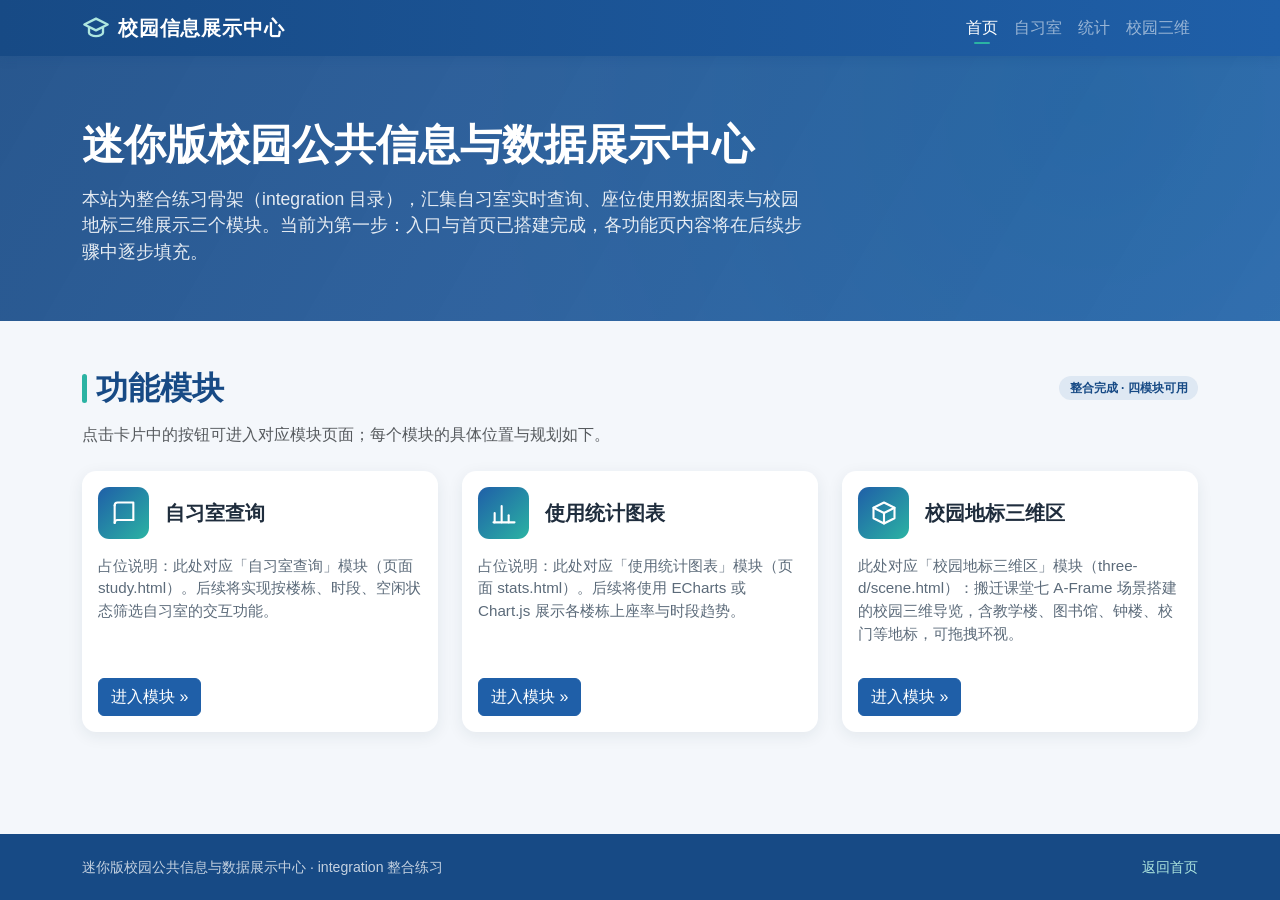
<file: integration/index.html>
<!DOCTYPE html>
<html lang="zh-CN">
<head>
  <meta charset="UTF-8">
  <meta name="viewport" content="width=device-width, initial-scale=1.0">
  <title>首页 - 校园公共信息与数据展示中心</title>
  <link rel="stylesheet" href="lib/bootstrap/css/bootstrap.min.css">
  <link rel="stylesheet" href="css/style.css">
</head>
<body>

  <!-- ============ 统一导航栏（四个模块入口） ============ -->
  <nav class="navbar navbar-expand-lg campus-navbar sticky-top" data-bs-theme="dark">
    <div class="container">
      <a class="navbar-brand d-flex align-items-center gap-2" href="index.html">
        <svg class="brand-logo" width="28" height="28" viewBox="0 0 24 24" fill="none" stroke="currentColor" stroke-width="2" stroke-linecap="round" stroke-linejoin="round" aria-hidden="true">
          <path d="M22 9 12 4 2 9l10 5 10-5Z"></path>
          <path d="M6 11.5V16c0 1.2 2.7 3 6 3s6-1.8 6-3v-4.5"></path>
        </svg>
        <span>校园信息展示中心</span>
      </a>
      <button class="navbar-toggler" type="button" data-bs-toggle="collapse" data-bs-target="#mainNav"
              aria-controls="mainNav" aria-expanded="false" aria-label="切换导航">
        <span class="navbar-toggler-icon"></span>
      </button>
      <div class="collapse navbar-collapse" id="mainNav">
        <ul class="navbar-nav ms-auto mb-2 mb-lg-0">
          <li class="nav-item">
            <a class="nav-link active" aria-current="page" href="index.html">首页</a>
          </li>
          <li class="nav-item">
            <a class="nav-link" href="study.html">自习室</a>
          </li>
          <li class="nav-item">
            <a class="nav-link" href="stats.html">统计</a>
          </li>
          <li class="nav-item">
            <a class="nav-link" href="three-d/scene.html">校园三维</a>
          </li>
        </ul>
      </div>
    </div>
  </nav>

  <!-- ============ 横幅 ============ -->
  <header class="campus-hero">
    <div class="container">
      <h1>迷你版校园公共信息与数据展示中心</h1>
      <p>本站为整合练习骨架（integration 目录），汇集自习室实时查询、座位使用数据图表与校园地标三维展示三个模块。当前为第一步：入口与首页已搭建完成，各功能页内容将在后续步骤中逐步填充。</p>
    </div>
  </header>

  <!-- ============ 首页模块卡片区块 ============ -->
  <main class="container my-5">
    <section>
      <div class="d-flex flex-wrap align-items-center justify-content-between gap-2 mb-3">
        <h2 class="section-title mb-0">功能模块</h2>
        <span class="tag-skeleton">整合完成 · 四模块可用</span>
      </div>
      <p class="text-muted mb-4">点击卡片中的按钮可进入对应模块页面；每个模块的具体位置与规划如下。</p>

      <div class="row g-4">

        <!-- 卡片 1：自习室查询 -->
        <div class="col-12 col-md-6 col-lg-4">
          <div class="card module-card">
            <div class="card-body d-flex flex-column">
              <div class="d-flex align-items-center gap-3 mb-3">
                <span class="module-icon">
                  <svg width="28" height="28" viewBox="0 0 24 24" fill="none" stroke="currentColor" stroke-width="1.8" stroke-linecap="round" stroke-linejoin="round" aria-hidden="true">
                    <path d="M4 5.5A2.5 2.5 0 0 1 6.5 3H20v15H6.5A2.5 2.5 0 0 0 4 20.5"></path>
                    <path d="M4 5.5v15"></path>
                    <path d="M20 18H6.5"></path>
                  </svg>
                </span>
                <h3 class="card-title h5 mb-0">自习室查询</h3>
              </div>
              <p class="card-text flex-grow-1">占位说明：此处对应「自习室查询」模块（页面 study.html）。后续将实现按楼栋、时段、空闲状态筛选自习室的交互功能。</p>
              <a class="btn btn-campus mt-3 align-self-start" href="study.html">进入模块 &raquo;</a>
            </div>
          </div>
        </div>

        <!-- 卡片 2：使用统计图表 -->
        <div class="col-12 col-md-6 col-lg-4">
          <div class="card module-card">
            <div class="card-body d-flex flex-column">
              <div class="d-flex align-items-center gap-3 mb-3">
                <span class="module-icon">
                  <svg width="28" height="28" viewBox="0 0 24 24" fill="none" stroke="currentColor" stroke-width="1.8" stroke-linecap="round" stroke-linejoin="round" aria-hidden="true">
                    <path d="M4 20v-8"></path>
                    <path d="M10 20V6"></path>
                    <path class="bar" d="M16 20v-6"></path>
                    <path d="M21 20H3"></path>
                  </svg>
                </span>
                <h3 class="card-title h5 mb-0">使用统计图表</h3>
              </div>
              <p class="card-text flex-grow-1">占位说明：此处对应「使用统计图表」模块（页面 stats.html）。后续将使用 ECharts 或 Chart.js 展示各楼栋上座率与时段趋势。</p>
              <a class="btn btn-campus mt-3 align-self-start" href="stats.html">进入模块 &raquo;</a>
            </div>
          </div>
        </div>

        <!-- 卡片 3：校园地标三维区 -->
        <div class="col-12 col-md-6 col-lg-4">
          <div class="card module-card">
            <div class="card-body d-flex flex-column">
              <div class="d-flex align-items-center gap-3 mb-3">
                <span class="module-icon">
                  <svg width="28" height="28" viewBox="0 0 24 24" fill="none" stroke="currentColor" stroke-width="1.8" stroke-linecap="round" stroke-linejoin="round" aria-hidden="true">
                    <path d="M12 3 21 7.5v9L12 21 3 16.5v-9L12 3Z"></path>
                    <path d="M3 7.5 12 12l9-4.5"></path>
                    <path d="M12 12v9"></path>
                  </svg>
                </span>
                <h3 class="card-title h5 mb-0">校园地标三维区</h3>
              </div>
              <p class="card-text flex-grow-1">此处对应「校园地标三维区」模块（three-d/scene.html）：搬迁课堂七 A-Frame 场景搭建的校园三维导览，含教学楼、图书馆、钟楼、校门等地标，可拖拽环视。</p>
              <a class="btn btn-campus mt-3 align-self-start" href="three-d/scene.html">进入模块 &raquo;</a>
            </div>
          </div>
        </div>

      </div>
    </section>
  </main>

  <!-- ============ 页脚 ============ -->
  <footer class="campus-footer">
    <div class="container d-flex flex-wrap justify-content-between gap-2">
      <span>迷你版校园公共信息与数据展示中心 · integration 整合练习</span>
      <a href="index.html">返回首页</a>
    </div>
  </footer>

  <script src="lib/bootstrap/js/bootstrap.bundle.min.js"></script>
</body>
</html>
</file>
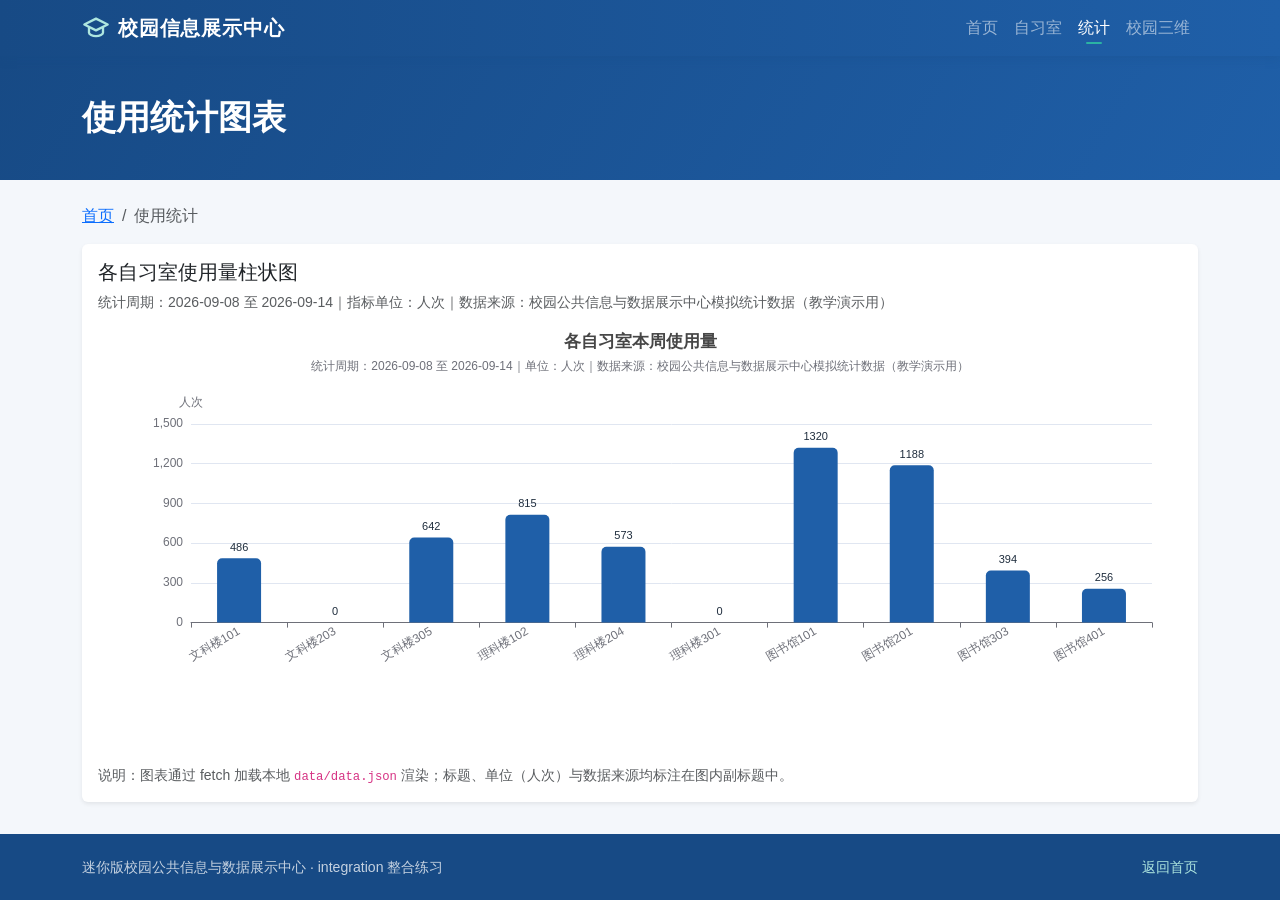
<file: integration/stats.html>
<!DOCTYPE html>
<html lang="zh-CN">
<head>
  <meta charset="UTF-8">
  <meta name="viewport" content="width=device-width, initial-scale=1.0">
  <title>使用统计 - 校园公共信息与数据展示中心</title>
  <link rel="stylesheet" href="lib/bootstrap/css/bootstrap.min.css">
  <link rel="stylesheet" href="css/style.css">
</head>
<body>

  <!-- ============ 统一导航栏（四个模块入口） ============ -->
  <nav class="navbar navbar-expand-lg campus-navbar sticky-top" data-bs-theme="dark">
    <div class="container">
      <a class="navbar-brand d-flex align-items-center gap-2" href="index.html">
        <svg class="brand-logo" width="28" height="28" viewBox="0 0 24 24" fill="none" stroke="currentColor" stroke-width="2" stroke-linecap="round" stroke-linejoin="round" aria-hidden="true">
          <path d="M22 9 12 4 2 9l10 5 10-5Z"></path>
          <path d="M6 11.5V16c0 1.2 2.7 3 6 3s6-1.8 6-3v-4.5"></path>
        </svg>
        <span>校园信息展示中心</span>
      </a>
      <button class="navbar-toggler" type="button" data-bs-toggle="collapse" data-bs-target="#mainNav"
              aria-controls="mainNav" aria-expanded="false" aria-label="切换导航">
        <span class="navbar-toggler-icon"></span>
      </button>
      <div class="collapse navbar-collapse" id="mainNav">
        <ul class="navbar-nav ms-auto mb-2 mb-lg-0">
          <li class="nav-item">
            <a class="nav-link" href="index.html">首页</a>
          </li>
          <li class="nav-item">
            <a class="nav-link" href="study.html">自习室</a>
          </li>
          <li class="nav-item">
            <a class="nav-link active" aria-current="page" href="stats.html">统计</a>
          </li>
          <li class="nav-item">
            <a class="nav-link" href="three-d/scene.html">校园三维</a>
          </li>
        </ul>
      </div>
    </div>
  </nav>

  <!-- ============ 页面标题 ============ -->
  <header class="page-banner">
    <div class="container">
      <h1>使用统计图表</h1>
    </div>
  </header>

  <main class="container my-4">
    <nav aria-label="breadcrumb">
      <ol class="breadcrumb">
        <li class="breadcrumb-item"><a href="index.html">首页</a></li>
        <li class="breadcrumb-item active" aria-current="page">使用统计</li>
      </ol>
    </nav>

    <!-- 状态提示：加载中 / 加载失败 / 空数据（复用课堂六状态模式） -->
    <div id="chartStatus" class="alert d-none" role="alert"></div>

    <!-- ============ 各自习室使用量柱状图 ============ -->
    <section class="card border-0 shadow-sm">
      <div class="card-body">
        <h2 class="h5">各自习室使用量柱状图</h2>
        <p class="text-muted small mb-3" id="metaNote">正在读取 data.json…</p>
        <div id="usageChart" class="chart-box" style="height: 420px;"></div>
        <p class="text-muted small mt-3 mb-0">
          说明：图表通过 fetch 加载本地 <code>data/data.json</code> 渲染；标题、单位（人次）与数据来源均标注在图内副标题中。
        </p>
      </div>
    </section>
  </main>

  <!-- ============ 页脚 ============ -->
  <footer class="campus-footer">
    <div class="container d-flex flex-wrap justify-content-between gap-2">
      <span>迷你版校园公共信息与数据展示中心 · integration 整合练习</span>
      <a href="index.html">返回首页</a>
    </div>
  </footer>

  <script src="lib/bootstrap/js/bootstrap.bundle.min.js"></script>
  <script src="lib/echarts/echarts.min.js"></script>
  <script src="js/stats.js"></script>
</body>
</html>
</file>
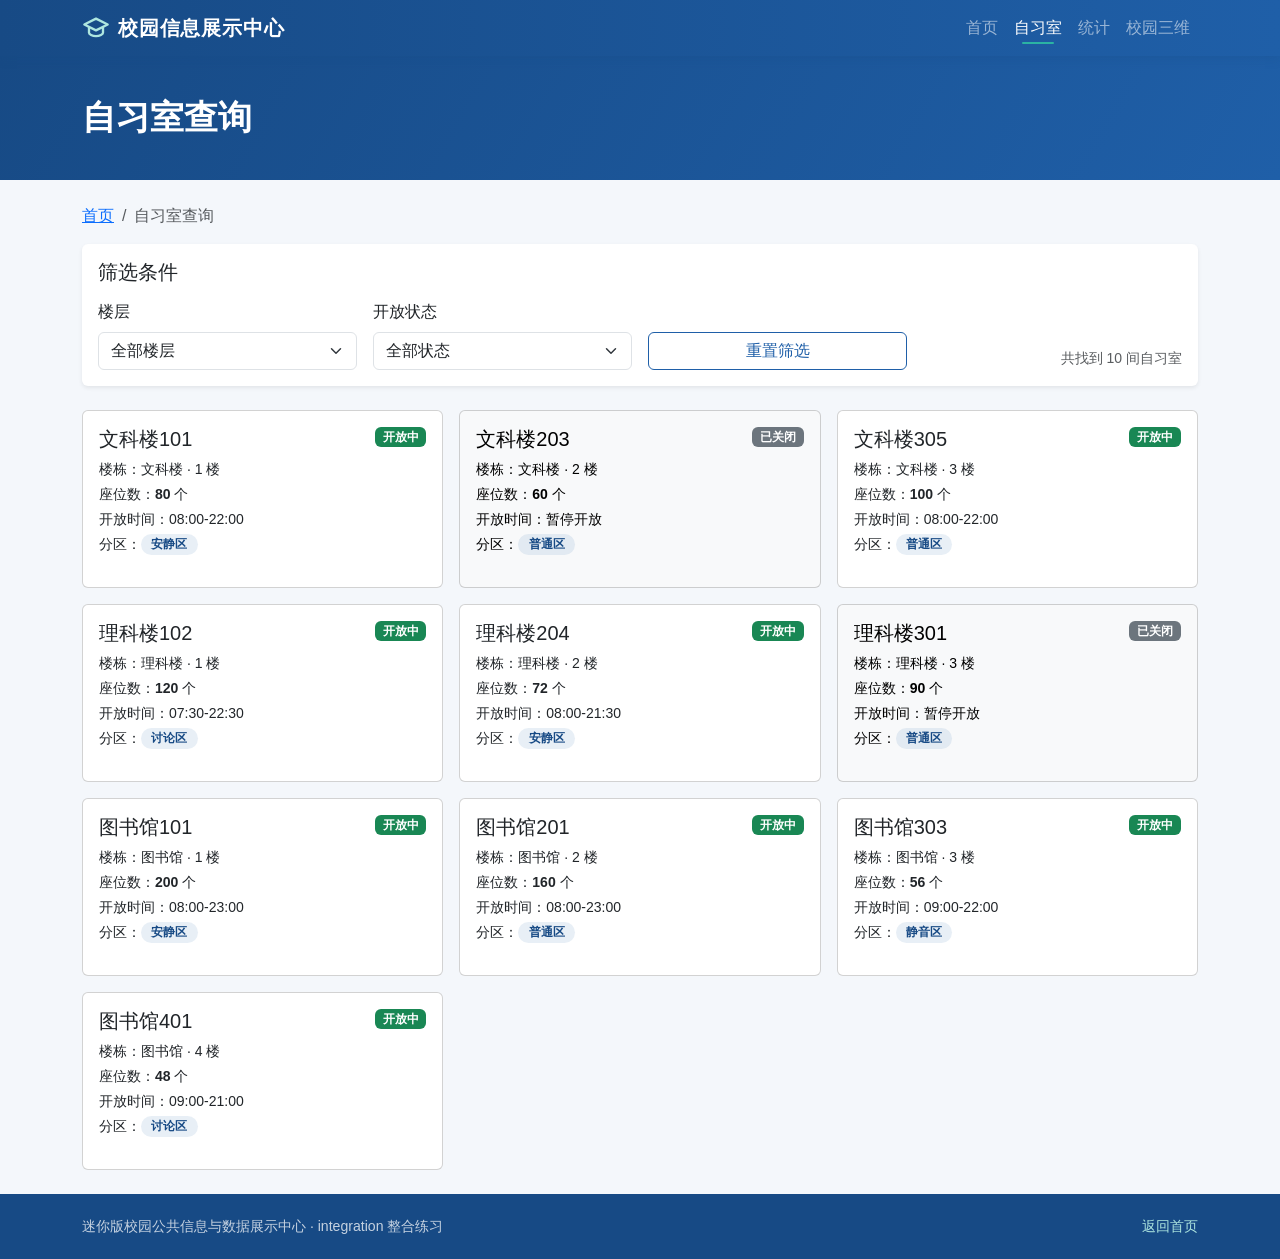
<file: integration/study.html>
<!DOCTYPE html>
<html lang="zh-CN">
<head>
  <meta charset="UTF-8">
  <meta name="viewport" content="width=device-width, initial-scale=1.0">
  <title>自习室查询 - 校园公共信息与数据展示中心</title>
  <link rel="stylesheet" href="lib/bootstrap/css/bootstrap.min.css">
  <link rel="stylesheet" href="css/style.css">
</head>
<body>

  <!-- ============ 统一导航栏（四个模块入口） ============ -->
  <nav class="navbar navbar-expand-lg campus-navbar sticky-top" data-bs-theme="dark">
    <div class="container">
      <a class="navbar-brand d-flex align-items-center gap-2" href="index.html">
        <svg class="brand-logo" width="28" height="28" viewBox="0 0 24 24" fill="none" stroke="currentColor" stroke-width="2" stroke-linecap="round" stroke-linejoin="round" aria-hidden="true">
          <path d="M22 9 12 4 2 9l10 5 10-5Z"></path>
          <path d="M6 11.5V16c0 1.2 2.7 3 6 3s6-1.8 6-3v-4.5"></path>
        </svg>
        <span>校园信息展示中心</span>
      </a>
      <button class="navbar-toggler" type="button" data-bs-toggle="collapse" data-bs-target="#mainNav"
              aria-controls="mainNav" aria-expanded="false" aria-label="切换导航">
        <span class="navbar-toggler-icon"></span>
      </button>
      <div class="collapse navbar-collapse" id="mainNav">
        <ul class="navbar-nav ms-auto mb-2 mb-lg-0">
          <li class="nav-item">
            <a class="nav-link" href="index.html">首页</a>
          </li>
          <li class="nav-item">
            <a class="nav-link active" aria-current="page" href="study.html">自习室</a>
          </li>
          <li class="nav-item">
            <a class="nav-link" href="stats.html">统计</a>
          </li>
          <li class="nav-item">
            <a class="nav-link" href="three-d/scene.html">校园三维</a>
          </li>
        </ul>
      </div>
    </div>
  </nav>

  <!-- ============ 页面标题 ============ -->
  <header class="page-banner">
    <div class="container">
      <h1>自习室查询</h1>
    </div>
  </header>

  <main class="container my-4">
    <nav aria-label="breadcrumb">
      <ol class="breadcrumb">
        <li class="breadcrumb-item"><a href="index.html">首页</a></li>
        <li class="breadcrumb-item active" aria-current="page">自习室查询</li>
      </ol>
    </nav>

    <!-- ============ 筛选区（楼层 / 开放状态，选择后即时过滤） ============ -->
    <section class="card border-0 shadow-sm mb-4">
      <div class="card-body">
        <h2 class="h5 mb-3">筛选条件</h2>
        <div class="row g-3 align-items-end">
          <div class="col-12 col-sm-6 col-lg-3">
            <label for="floorFilter" class="form-label">楼层</label>
            <select id="floorFilter" class="form-select">
              <option value="all">全部楼层</option>
              <option value="1">1 楼</option>
              <option value="2">2 楼</option>
              <option value="3">3 楼</option>
              <option value="4">4 楼</option>
            </select>
          </div>
          <div class="col-12 col-sm-6 col-lg-3">
            <label for="statusFilter" class="form-label">开放状态</label>
            <select id="statusFilter" class="form-select">
              <option value="all">全部状态</option>
              <option value="open">开放中</option>
              <option value="closed">已关闭</option>
            </select>
          </div>
          <div class="col-12 col-lg-3">
            <button id="resetFilter" type="button" class="btn btn-outline-campus w-100">重置筛选</button>
          </div>
          <div class="col-12 col-lg-3 text-lg-end">
            <span id="resultCount" class="text-muted small"></span>
          </div>
        </div>
      </div>
    </section>

    <!-- ============ 自习室列表（由 js/study.js 渲染） ============ -->
    <section id="roomList" class="row g-3" aria-live="polite"></section>
  </main>

  <!-- ============ 页脚 ============ -->
  <footer class="campus-footer">
    <div class="container d-flex flex-wrap justify-content-between gap-2">
      <span>迷你版校园公共信息与数据展示中心 · integration 整合练习</span>
      <a href="index.html">返回首页</a>
    </div>
  </footer>

  <script src="lib/bootstrap/js/bootstrap.bundle.min.js"></script>
  <script src="js/study.js"></script>
</body>
</html>
</file>
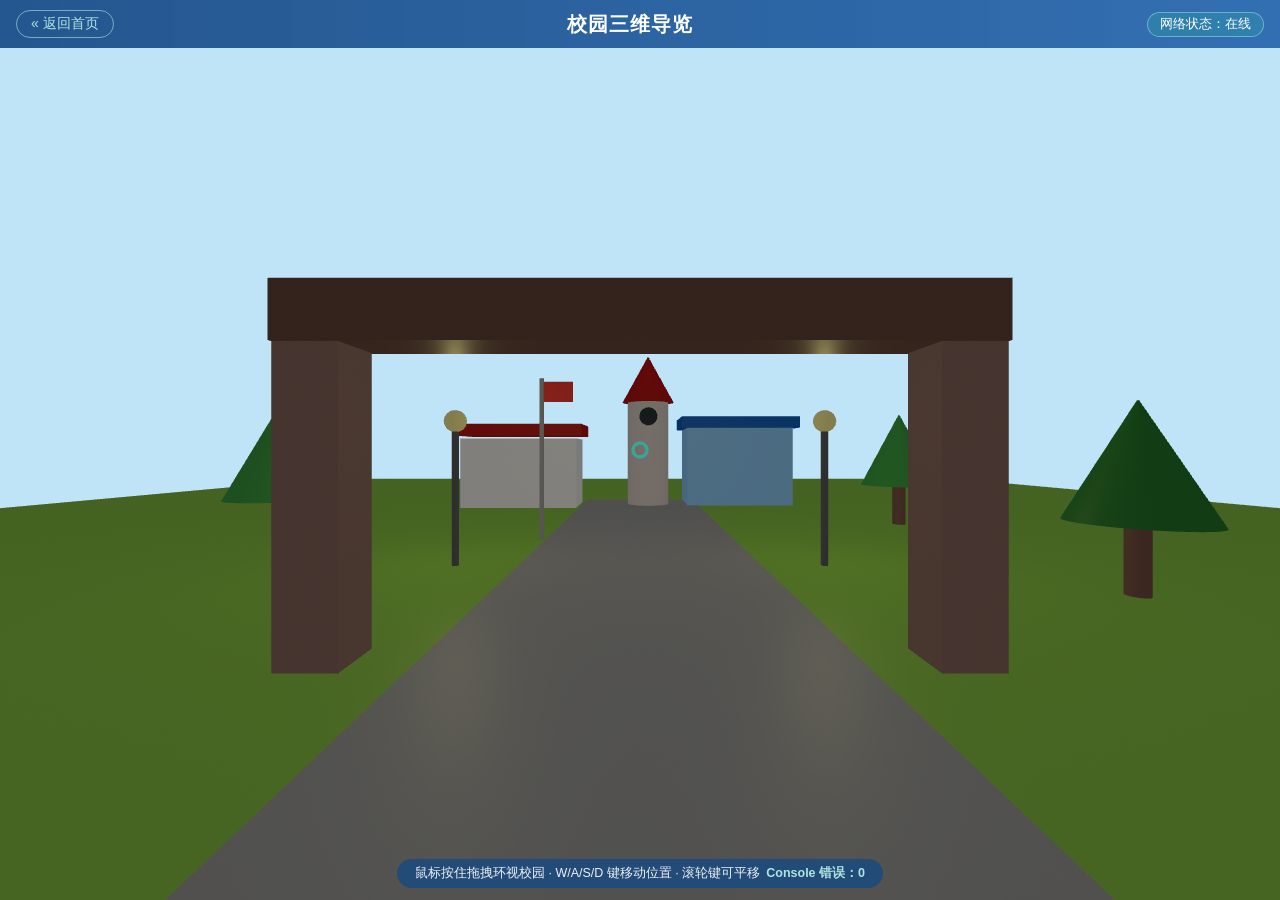
<file: integration/three-d/scene.html>
<!DOCTYPE html>
<html lang="zh-CN">
<head>
  <meta charset="UTF-8">
  <meta name="viewport" content="width=device-width, initial-scale=1.0">
  <title>校园三维导览 - 校园公共信息与数据展示中心</title>
  <!-- 课堂七 A-Frame 场景搬迁：库文件全部本地化，可离线运行 -->
  <script src="libs/aframe.min.js"></script>
  <style>
    html, body {
      margin: 0; height: 100%; overflow: hidden;
      font-family: "PingFang SC", "Microsoft YaHei", "Helvetica Neue", Arial, sans-serif;
    }

    /* ---------- 顶部覆盖栏 ---------- */
    #topBar {
      position: fixed; top: 0; left: 0; right: 0; z-index: 20;
      display: flex; align-items: center; justify-content: space-between;
      gap: 10px; padding: 10px 16px; flex-wrap: wrap;
      background: linear-gradient(90deg, rgba(23,74,133,.92), rgba(31,95,168,.88));
      color: #fff;
    }
    #topBar .back-link {
      color: #aee6df; text-decoration: none; font-size: 14px;
      border: 1px solid rgba(174,230,223,.6); border-radius: 20px;
      padding: 4px 14px; white-space: nowrap;
    }
    #topBar .back-link:hover { background: rgba(174,230,223,.15); }
    #topBar h1 { font-size: clamp(15px, 1.6vw, 20px); margin: 0; font-weight: 700; letter-spacing: .05em; }
    #netBadge {
      font-size: 12.5px; border-radius: 20px; padding: 3px 12px;
      background: rgba(43,179,163,.25); border: 1px solid rgba(174,230,223,.5);
      white-space: nowrap;
    }
    body.is-offline #netBadge { background: rgba(229,57,53,.3); border-color: rgba(255,138,128,.7); }

    /* ---------- 断网提示条（离线时出现，场景本身仍可正常浏览） ---------- */
    #offlineBanner {
      position: fixed; top: 56px; left: 0; right: 0; z-index: 20;
      display: none; padding: 9px 16px; text-align: center;
      background: #ffe8e6; color: #b71c1c; font-size: 13.5px;
      border-bottom: 1px solid #f3c3bf;
    }
    body.is-offline #offlineBanner { display: block; }

    /* ---------- 底部操作提示 ---------- */
    #bottomHint {
      position: fixed; bottom: 12px; left: 50%; transform: translateX(-50%);
      z-index: 20; max-width: calc(100% - 24px);
      background: rgba(23,74,133,.78); color: rgba(255,255,255,.92);
      font-size: 12.5px; border-radius: 20px; padding: 6px 18px;
      white-space: nowrap; text-align: center;
    }
    #errStat { font-weight: 700; color: #aee6df; margin-left: 6px; }
    body.has-error #errStat { color: #ff8a80; }

    /* 隐藏 A-Frame 默认的 VR/全屏按钮（本导览为普通网页浏览模式） */
    .a-enter-vr, .a-orientation-modal { display: none !important; }

    /* 小屏下提示文字缩小并允许折行，避免遮挡与横向溢出 */
    @media (max-width: 576px) {
      #bottomHint { font-size: 11.5px; white-space: normal; border-radius: 12px; padding: 6px 12px; }
      #offlineBanner { top: 76px; font-size: 12.5px; }
    }
  </style>
</head>
<body>

  <!-- ============ 顶部栏：可返回首页 ============ -->
  <div id="topBar">
    <a class="back-link" href="../index.html">&laquo; 返回首页</a>
    <h1>校园三维导览</h1>
    <span id="netBadge">网络状态：在线</span>
  </div>

  <!-- ============ 断网提示 ============ -->
  <div id="offlineBanner">
    您当前处于<strong>离线（断网）状态</strong>：本场景的 A-Frame 库与全部场景资源均已本地化，可继续正常拖拽浏览。
  </div>

  <!-- ============ A-Frame 三维场景（课堂七 campus 场景扩展） ============ -->
  <a-scene vr-mode-ui="enabled: false" renderer="antialias: true; alpha: false; powerPreference: high-performance" embedded>

    <!-- 环境 -->
    <a-sky color="#bfe4f8"></a-sky>

    <!-- 草地大地面 -->
    <a-plane position="0 0 -2" rotation="-90 0 0" width="44" height="44" color="#8bc34a"></a-plane>

    <!-- 中央道路：连接校门与教学楼群 -->
    <a-plane position="0 0.01 2" rotation="-90 0 0" width="4.2" height="20" color="#9e9e9e"></a-plane>

    <!-- ========== 地标 1：教学楼（课堂七原样：方盒+红屋顶） ========== -->
    <a-box position="-4.2 1.2 -6" width="4" height="2.4" depth="2" color="#efeeee"></a-box>
    <a-box position="-4.2 2.7 -6" width="4.4" height="0.4" depth="2.4" color="#b71c1c"></a-box>

    <!-- ========== 地标 2：图书馆（蓝色玻璃幕墙建筑） ========== -->
    <a-box position="3.6 1.4 -7" width="3.8" height="2.8" depth="2.4" color="#90caf9"></a-box>
    <a-box position="3.6 3 -7" width="4.2" height="0.4" depth="2.8" color="#1565c0"></a-box>

    <!-- ========== 地标 3：钟楼（高塔+红色尖顶+钟面） ========== -->
    <a-cylinder position="0.3 2 -6.4" radius="0.75" height="4" color="#d7ccc8"></a-cylinder>
    <a-cone position="0.3 4.6 -6.4" radius-bottom="0.95" height="1.7" color="#b71c1c"></a-cone>
    <a-cylinder position="0.3 3.2 -5.62" radius="0.32" height="0.05" color="#263238" rotation="90 0 0"></a-cylinder>

    <!-- ========== 地标 4：校门（双柱+横梁） ========== -->
    <a-box position="-3 1.5 8.4" width="0.6" height="3" depth="0.6" color="#8d6e63"></a-box>
    <a-box position="3 1.5 8.4" width="0.6" height="3" depth="0.6" color="#8d6e63"></a-box>
    <a-box position="0 3.25 8.4" width="6.6" height="0.55" depth="0.7" color="#6d4c41"></a-box>

    <!-- ========== 旗杆与旗帜（课堂七原样：旗帜带飘扬动画） ========== -->
    <a-cylinder position="-2.2 1.8 1.5" radius="0.05" height="3.6" color="#9e9e9e"></a-cylinder>
    <a-box position="-1.85 3.3 1.5" width="0.7" height="0.45" depth="0.03" color="#e53935"
           animation="property: position; to: -1.8 3.3 1.5; dir: alternate; dur: 900; loop: true"></a-box>

    <!-- ========== 路灯 ×2（课堂七原样：杆+发光球+点光源） ========== -->
    <a-cylinder position="-3.2 1.2 4.2" radius="0.06" height="2.4" color="#616161"></a-cylinder>
    <a-sphere position="-3.2 2.5 4.2" radius="0.18" color="#fff59d"
              animation="property: scale; to: 1.3 1.3 1.3; dir: alternate; dur: 1200; loop: true"></a-sphere>
    <a-light type="point" position="-3.2 2.6 4.2" color="#fff59d" intensity="0.55"></a-light>

    <a-cylinder position="3.2 1.2 4.2" radius="0.06" height="2.4" color="#616161"></a-cylinder>
    <a-sphere position="3.2 2.5 4.2" radius="0.18" color="#fff59d"
              animation="property: scale; to: 1.3 1.3 1.3; dir: alternate; dur: 1200; loop: true"></a-sphere>
    <a-light type="point" position="3.2 2.6 4.2" color="#fff59d" intensity="0.55"></a-light>

    <!-- ========== 树木 ×3（树干+锥形树冠） ========== -->
    <a-cylinder position="-7 0.7 3" radius="0.16" height="1.4" color="#795548"></a-cylinder>
    <a-cone position="-7 2 3" radius-bottom="0.95" height="1.9" color="#43a047"></a-cone>

    <a-cylinder position="7 0.7 -1" radius="0.16" height="1.4" color="#795548"></a-cylinder>
    <a-cone position="7 2 -1" radius-bottom="0.95" height="1.9" color="#43a047"></a-cone>

    <a-cylinder position="6.5 0.7 6.5" radius="0.14" height="1.2" color="#795548"></a-cylinder>
    <a-cone position="6.5 1.85 6.5" radius-bottom="0.8" height="1.6" color="#2e7d32"></a-cone>

    <!-- 环境光 -->
    <a-light type="ambient" color="#ffffff" intensity="0.7"></a-light>

    <!-- 相机初始位：校门外远处平视校园；拖拽环视 / WASD 移动 -->
    <a-camera position="0 2 13.5" look-controls wasd-controls="acceleration: 30">
      <a-cursor color="#2bb3a3"></a-cursor>
    </a-camera>
  </a-scene>

  <!-- ============ 底部操作提示（含真实 Console 错误计数） ============ -->
  <div id="bottomHint">
    鼠标按住拖拽环视校园 · W/A/S/D 键移动位置 · 滚轮键可平移<span id="errStat">Console 错误：0</span>
  </div>

  <script>
    /* ---------- 网络状态：在线 / 断网提示（真实监听 online/offline） ---------- */
    const netBadge = document.getElementById('netBadge');
    // 根据事件类型判定（真实断网/联网与模拟事件均适用）
    const updateOnlineStatus = (online) => {
      document.body.classList.toggle('is-offline', !online);
      netBadge.textContent = '网络状态：' + (online ? '在线' : '离线');
    };
    window.addEventListener('online', () => updateOnlineStatus(true));
    window.addEventListener('offline', () => updateOnlineStatus(false));
    updateOnlineStatus(navigator.onLine);

    /* ---------- Console 错误真实计数：脚本错误 / 资源错误 / Promise 异常 ---------- */
    const errStat = document.getElementById('errStat');
    let errorCount = 0;
    const addError = () => {
      errorCount += 1;
      errStat.textContent = 'Console 错误：' + errorCount;
      document.body.classList.add('has-error');
    };
    window.addEventListener('error', addError, true);
    window.addEventListener('unhandledrejection', addError);
  </script>
</body>
</html>
</file>
<file: integration/css/style.css>
/* ============================================================
   校园公共信息与数据展示中心 —— 自定义样式
   仅作为 Bootstrap 5.3 的补充，不覆盖其核心栅格与组件行为
   ============================================================ */

:root {
  --campus-primary: #1f5fa8;
  --campus-primary-dark: #174a85;
  --campus-accent: #2bb3a3;
  --campus-ink: #1f2d3d;
  --campus-muted: #5c6b7a;
  --campus-bg: #f4f7fb;
}

html,
body {
  overflow-x: hidden; /* 防止任何宽度下出现横向滚动条 */
}

body {
  font-family: "PingFang SC", "Microsoft YaHei", "Helvetica Neue", Arial, sans-serif;
  color: var(--campus-ink);
  background-color: var(--campus-bg);
  display: flex;
  flex-direction: column;
  min-height: 100vh;
}

main {
  flex: 1 0 auto;
}

/* ---------- 导航栏 ---------- */
.campus-navbar {
  background: linear-gradient(90deg, var(--campus-primary-dark), var(--campus-primary));
  box-shadow: 0 2px 10px rgba(23, 74, 133, 0.25);
}

.campus-navbar .navbar-brand {
  font-weight: 700;
  letter-spacing: 0.04em;
  font-size: clamp(0.95rem, 1.2vw + 0.7rem, 1.25rem);
  white-space: nowrap;
}

.campus-navbar .brand-logo {
  flex: 0 0 auto;
  color: #aee6df;
}

.campus-navbar .nav-link {
  font-weight: 500;
  padding: 0.5rem 1rem;
  position: relative;
}

.campus-navbar .nav-link:hover,
.campus-navbar .nav-link:focus {
  color: #aee6df;
}

.campus-navbar .nav-link.active {
  color: #fff;
}

.campus-navbar .nav-link.active::after {
  content: "";
  position: absolute;
  left: 1rem;
  right: 1rem;
  bottom: 0.25rem;
  height: 2px;
  border-radius: 2px;
  background-color: var(--campus-accent);
}

.campus-navbar .navbar-toggler {
  border-color: rgba(255, 255, 255, 0.55);
}

.campus-navbar .navbar-toggler:focus {
  box-shadow: 0 0 0 0.2rem rgba(43, 179, 163, 0.35);
}

/* ---------- 首页横幅 ---------- */
.campus-hero {
  background: linear-gradient(120deg, rgba(23, 74, 133, 0.92), rgba(31, 95, 168, 0.88)),
    radial-gradient(circle at 85% 20%, rgba(43, 179, 163, 0.55), transparent 55%);
  color: #fff;
  padding: 4rem 0 3.5rem;
}

.campus-hero h1 {
  font-size: clamp(1.5rem, 2.6vw + 0.8rem, 2.6rem);
  font-weight: 700;
  margin-bottom: 1rem;
}

.campus-hero p {
  max-width: 720px;
  margin-bottom: 0;
  color: rgba(255, 255, 255, 0.88);
  font-size: clamp(0.95rem, 0.6vw + 0.8rem, 1.1rem);
}

/* ---------- 模块卡片 ---------- */
.section-title {
  font-weight: 700;
  color: var(--campus-primary-dark);
  position: relative;
  padding-left: 0.85rem;
}

.section-title::before {
  content: "";
  position: absolute;
  left: 0;
  top: 0.15em;
  bottom: 0.15em;
  width: 5px;
  border-radius: 3px;
  background-color: var(--campus-accent);
}

.module-card {
  border: 0;
  border-radius: 0.9rem;
  background-color: #fff;
  box-shadow: 0 4px 16px rgba(31, 45, 61, 0.08);
  transition: transform 0.2s ease, box-shadow 0.2s ease;
  height: 100%;
}

.module-card:hover {
  transform: translateY(-6px);
  box-shadow: 0 12px 28px rgba(31, 45, 61, 0.16);
}

.module-icon {
  width: 3.2rem;
  height: 3.2rem;
  border-radius: 0.7rem;
  display: inline-flex;
  align-items: center;
  justify-content: center;
  color: #fff;
  background: linear-gradient(135deg, var(--campus-primary), var(--campus-accent));
}

.module-card .card-title {
  font-weight: 700;
  color: var(--campus-ink);
}

.module-card .card-text {
  color: var(--campus-muted);
  font-size: 0.95rem;
}

.tag-skeleton {
  font-size: 0.75rem;
  font-weight: 600;
  color: var(--campus-primary-dark);
  background-color: rgba(31, 95, 168, 0.1);
  border-radius: 1rem;
  padding: 0.2rem 0.65rem;
}

.btn-campus {
  --bs-btn-color: #fff;
  --bs-btn-bg: var(--campus-primary);
  --bs-btn-border-color: var(--campus-primary);
  --bs-btn-hover-color: #fff;
  --bs-btn-hover-bg: var(--campus-primary-dark);
  --bs-btn-hover-border-color: var(--campus-primary-dark);
  --bs-btn-active-bg: var(--campus-primary-dark);
  --bs-btn-active-border-color: var(--campus-primary-dark);
}

.btn-outline-campus {
  --bs-btn-color: var(--campus-primary);
  --bs-btn-border-color: var(--campus-primary);
  --bs-btn-hover-color: #fff;
  --bs-btn-hover-bg: var(--campus-primary);
  --bs-btn-hover-border-color: var(--campus-primary);
  --bs-btn-active-bg: var(--campus-primary-dark);
  --bs-btn-active-border-color: var(--campus-primary-dark);
}

/* ---------- 子页面占位区 ---------- */
.page-banner {
  background: linear-gradient(120deg, var(--campus-primary-dark), var(--campus-primary));
  color: #fff;
  padding: 2.6rem 0;
}

.page-banner h1 {
  font-size: clamp(1.4rem, 2vw + 0.8rem, 2.1rem);
  font-weight: 700;
  margin: 0;
}

.placeholder-block {
  border: 2px dashed #b9c9da;
  border-radius: 0.9rem;
  background-color: rgba(255, 255, 255, 0.7);
  padding: 2.5rem 1.5rem;
  text-align: center;
}

.placeholder-block .placeholder-icon {
  color: var(--campus-primary);
  margin-bottom: 1rem;
}

.placeholder-block h2 {
  font-size: 1.2rem;
  font-weight: 700;
  color: var(--campus-primary-dark);
}

.placeholder-block p,
.placeholder-block li {
  color: var(--campus-muted);
}

.placeholder-block ul {
  display: inline-block;
  text-align: left;
}

/* ---------- 页脚 ---------- */
.campus-footer {
  background-color: var(--campus-primary-dark);
  color: rgba(255, 255, 255, 0.75);
  padding: 1.4rem 0;
  font-size: 0.88rem;
}

.campus-footer a {
  color: #aee6df;
  text-decoration: none;
}
</file>
